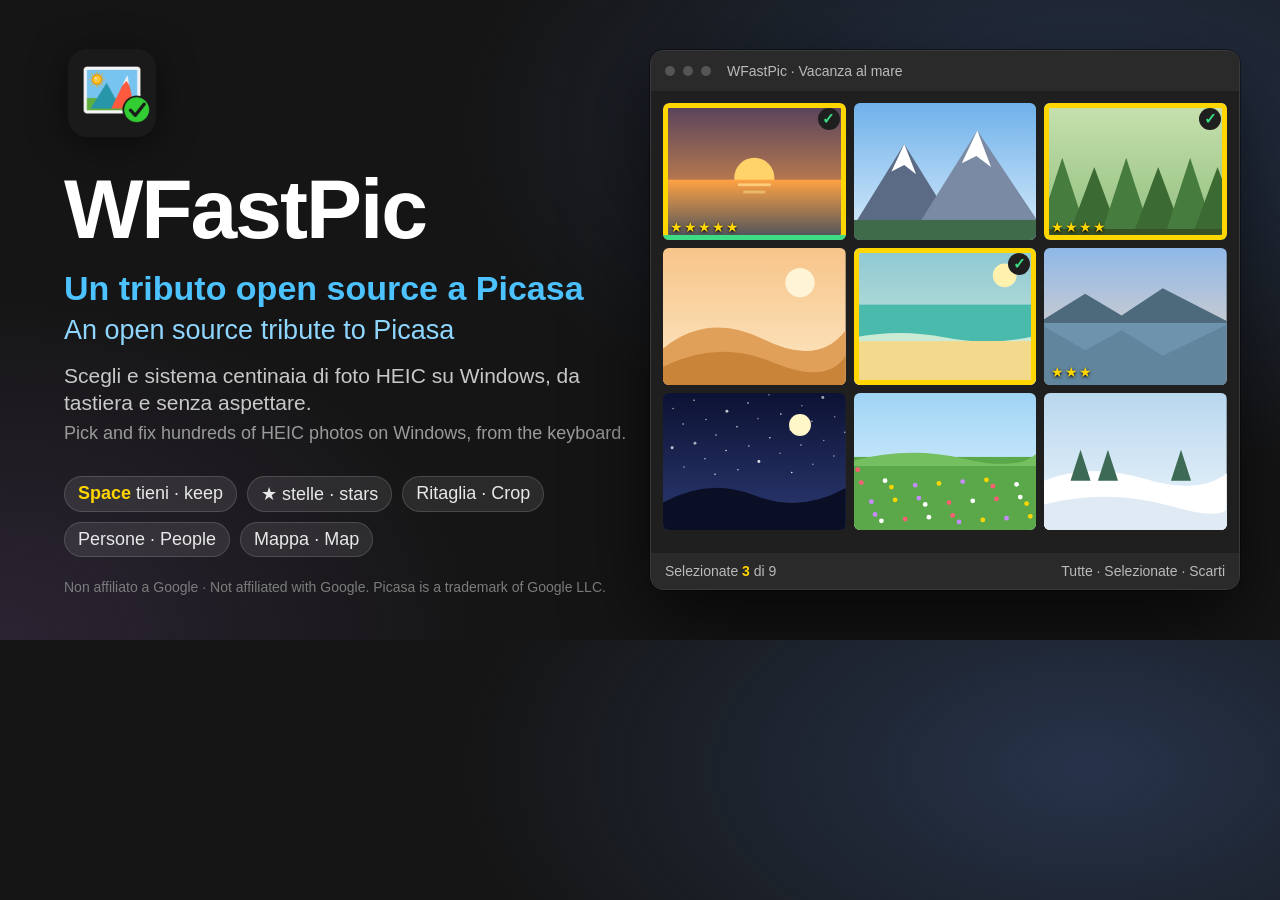
<file: assets/social-preview.html>
<!doctype html>
<!--
  Sorgente dell'immagine social preview del repository (1280x640, assets/social-preview.png).
  Le "foto" sono paesaggi stilizzati disegnati in SVG: nessuna foto reale.
  Rigenerare:  msedge --headless --screenshot=assets/social-preview.png --window-size=1280,640 --hide-scrollbars assets/social-preview.html
-->
<html lang="it">
<head>
<meta charset="utf-8">
<title>WFastPic social preview</title>
<style>
  * { box-sizing: border-box; margin: 0; padding: 0; }
  html, body { width: 1280px; height: 640px; overflow: hidden; }
  body {
    font-family: "Segoe UI Variable Display", "Segoe UI", sans-serif;
    color: #fff;
    background:
      radial-gradient(900px 500px at 85% 20%, #26334a 0%, rgba(38,51,74,0) 70%),
      radial-gradient(700px 500px at 0% 100%, #2b2433 0%, rgba(43,36,51,0) 70%),
      #151515;
    position: relative;
  }
  .testo { position: absolute; left: 64px; top: 0; bottom: 0; width: 570px; display: flex; flex-direction: column; justify-content: center; }
  .logo { width: 96px; height: 96px; margin-bottom: 26px; filter: drop-shadow(0 6px 18px rgba(0,0,0,.5)); }
  h1 { font-size: 84px; font-weight: 700; letter-spacing: -2px; line-height: 1; }
  .slogan { margin-top: 18px; font-size: 38px; font-weight: 600; line-height: 1.15; color: #4cc2ff; }
  .slogan { font-size: 34px; }
  .slogan.en { margin-top: 6px; font-size: 27px; font-weight: 500; color: #8fd6ff; }
  .sotto { margin-top: 16px; font-size: 21px; line-height: 1.3; color: #c8c8c8; }
  .sotto.en { margin-top: 6px; font-size: 18px; color: #9a9a9a; }
  .tag { margin-top: 30px; display: flex; flex-wrap: wrap; gap: 10px; }
  .tag span { font-size: 18px; padding: 6px 13px; border-radius: 999px; background: rgba(255,255,255,.09); border: 1px solid rgba(255,255,255,.14); color: #e8e8e8; }
  .tag b { color: #ffd600; font-weight: 600; }
  .nota { margin-top: 22px; font-size: 14px; color: #7c7c7c; }

  .finestra {
    position: absolute; left: 650px; top: 50px; width: 590px; height: 540px;
    border-radius: 14px; background: #1f1f1f; border: 1px solid rgba(255,255,255,.12);
    box-shadow: 0 30px 80px rgba(0,0,0,.65), 0 0 0 1px rgba(0,0,0,.4);
    overflow: hidden;
  }
  .barra { height: 40px; background: #2a2a2a; display: flex; align-items: center; padding: 0 14px; gap: 8px; font-size: 14px; color: #bbb; }
  .barra i { width: 10px; height: 10px; border-radius: 50%; background: #555; display: inline-block; }
  .barra .t { margin-left: 8px; }
  .griglia { padding: 12px; display: grid; grid-template-columns: repeat(3, 1fr); gap: 8px; }
  .cella { position: relative; aspect-ratio: 4 / 3; border-radius: 6px; overflow: hidden; background: #2a2a2a; }
  .cella svg { width: 100%; height: 100%; display: block; }
  .cella.sel::after { content: ""; position: absolute; inset: 0; border: 5px solid #ffd600; border-radius: 6px; background: rgba(255,214,0,.13); }
  .cella .ok { position: absolute; right: 6px; top: 5px; z-index: 2; width: 22px; height: 22px; border-radius: 50%; background: #1f1f1f; color: #3ddc84; font-size: 15px; font-weight: 700; display: flex; align-items: center; justify-content: center; }
  .cella .stelle { position: absolute; left: 7px; bottom: 5px; z-index: 2; font-size: 14px; color: #ffd600; text-shadow: 0 1px 3px #000; letter-spacing: 1px; }
  .cella .corr { position: absolute; left: 0; right: 0; bottom: 0; height: 5px; background: #3ddc84; z-index: 2; }
  .stato { position: absolute; left: 0; right: 0; bottom: 0; height: 36px; background: #2a2a2a; display: flex; align-items: center; padding: 0 14px; font-size: 14px; color: #bbb; justify-content: space-between; }
  .stato b { color: #ffd600; font-weight: 600; }
</style>
</head>
<body>
  <div class="testo">
    <img class="logo" src="icon-256.png" alt="">
    <h1>WFastPic</h1>
    <div class="slogan">Un tributo open source a Picasa</div>
    <div class="slogan en">An open source tribute to Picasa</div>
    <div class="sotto">Scegli e sistema centinaia di foto HEIC su Windows, da tastiera e senza aspettare.</div>
    <div class="sotto en">Pick and fix hundreds of HEIC photos on Windows, from the keyboard.</div>
    <div class="tag"><span><b>Space</b> tieni · keep</span><span>★ stelle · stars</span><span>Ritaglia · Crop</span><span>Persone · People</span><span>Mappa · Map</span></div>
    <div class="nota">Non affiliato a Google · Not affiliated with Google. Picasa is a trademark of Google LLC.</div>
  </div>

  <div class="finestra">
    <div class="barra"><i></i><i></i><i></i><span class="t">WFastPic · Vacanza al mare</span></div>
    <div class="griglia" id="griglia"></div>
    <div class="stato"><span>Selezionate <b>3</b> di 9</span><span>Tutte · Selezionate · Scarti</span></div>
  </div>

<script>
  // Paesaggi stilizzati (cielo, sole, colline, mare...): segnaposto generici al posto delle foto.
  const S = (corpo) => `<svg viewBox="0 0 200 150" preserveAspectRatio="xMidYMid slice" xmlns="http://www.w3.org/2000/svg">${corpo}</svg>`;
  const grad = (id, a, b) => `<linearGradient id="${id}" x1="0" y1="0" x2="0" y2="1"><stop offset="0" stop-color="${a}"/><stop offset="1" stop-color="${b}"/></linearGradient>`;

  const scene = [
    // 0 tramonto sul mare
    S(`<defs>${grad('a0','#3b2a6b','#ff9a4d')}${grad('m0','#ff9a4d','#2a3b6b')}</defs>
       <rect width="200" height="150" fill="url(#a0)"/><circle cx="100" cy="82" r="22" fill="#ffd27a"/>
       <rect y="84" width="200" height="66" fill="url(#m0)"/><rect x="82" y="88" width="36" height="3" fill="#ffe3a8" opacity=".7"/>
       <rect x="88" y="96" width="24" height="3" fill="#ffe3a8" opacity=".5"/>`),
    // 1 montagne innevate
    S(`<defs>${grad('a1','#6fb1ea','#d8ecfb')}</defs><rect width="200" height="150" fill="url(#a1)"/>
       <polygon points="-10,150 55,45 120,150" fill="#5b6b86"/><polygon points="55,45 41,75 55,68 68,78" fill="#fff"/>
       <polygon points="60,150 135,30 215,150" fill="#7a8aa5"/><polygon points="135,30 118,66 134,58 150,70" fill="#fff"/>
       <rect y="128" width="200" height="22" fill="#3f6b4a"/>`),
    // 2 bosco di pini
    S(`<defs>${grad('a2','#bfe3c8','#7fb98f')}</defs><rect width="200" height="150" fill="url(#a2)"/>
       ${[20,55,90,125,160,190].map((x,i)=>`<polygon points="${x},${60+i%2*10} ${x-26},${140} ${x+26},${140}" fill="${i%2?'#1f5a3a':'#2b6e47'}"/>`).join('')}
       <rect y="138" width="200" height="12" fill="#1a3d2a"/>`),
    // 3 dune del deserto
    S(`<defs>${grad('a3','#f7c58a','#fde7c3')}</defs><rect width="200" height="150" fill="url(#a3)"/><circle cx="150" cy="38" r="16" fill="#fff4d6"/>
       <path d="M0 110 Q50 70 110 100 T200 90 V150 H0Z" fill="#e0a05a"/><path d="M0 130 Q60 100 120 125 T200 118 V150 H0Z" fill="#c9843a"/>`),
    // 4 spiaggia
    S(`<defs>${grad('a4','#7cc6f2','#cdeefc')}</defs><rect width="200" height="150" fill="url(#a4)"/>
       <rect y="62" width="200" height="40" fill="#2fb5c6"/><path d="M0 98 Q50 88 100 98 T200 96 V104 H0Z" fill="#e9fbff" opacity=".8"/>
       <rect y="102" width="200" height="48" fill="#f1d9a0"/><circle cx="165" cy="30" r="13" fill="#fff6c9"/>`),
    // 5 lago con riflessi
    S(`<defs>${grad('a5','#8fb8e8','#f3d9c0')}</defs><rect width="200" height="150" fill="url(#a5)"/>
       <path d="M0 78 L45 50 L85 74 L130 44 L200 80 V84 H0Z" fill="#4c6a7c"/>
       <rect y="82" width="200" height="68" fill="#6d93ad"/><path d="M0 86 L45 112 L85 90 L130 118 L200 84 V150 H0Z" fill="#4c6a7c" opacity=".35"/>`),
    // 6 cielo stellato
    S(`<defs>${grad('a6','#0c1233','#2c3a73')}</defs><rect width="200" height="150" fill="url(#a6)"/>
       ${Array.from({length:34},(_,i)=>`<circle cx="${(i*47)%200}" cy="${(i*29)%90}" r="${i%5?0.9:1.6}" fill="#fff" opacity="${0.5+(i%4)*0.12}"/>`).join('')}
       <circle cx="150" cy="35" r="12" fill="#fff6c9"/><path d="M0 120 Q50 92 100 112 T200 104 V150 H0Z" fill="#0a0f26"/>`),
    // 7 prato fiorito
    S(`<defs>${grad('a7','#9fd4f5','#e6f6ff')}</defs><rect width="200" height="150" fill="url(#a7)"/>
       <rect y="70" width="200" height="80" fill="#5aa84a"/><path d="M0 74 Q60 58 120 72 T200 66 V80 H0Z" fill="#74bf5f"/>
       ${Array.from({length:28},(_,i)=>`<circle cx="${(i*37)%196+4}" cy="${84+(i*19)%58}" r="2.6" fill="${['#ff5d73','#ffd600','#fff','#c58bff'][i%4]}"/>`).join('')}`),
    // 8 campo innevato
    S(`<defs>${grad('a8','#b9d7ee','#eef6fc')}</defs><rect width="200" height="150" fill="url(#a8)"/>
       <path d="M0 96 Q50 76 110 94 T200 88 V150 H0Z" fill="#fff"/><path d="M0 122 Q70 104 140 124 T200 116 V150 H0Z" fill="#dfeaf4"/>
       ${[40,70,150].map(x=>`<polygon points="${x},62 ${x-11},96 ${x+11},96" fill="#3d6a55"/>`).join('')}`),
  ];

  // Cosa mostra ogni cella: selezionata, stelle, "corrente" (barra verde).
  const decori = [
    {sel:true, stelle:'★★★★★', corr:true}, {}, {sel:true, stelle:'★★★★'},
    {}, {sel:true}, {stelle:'★★★'},
    {}, {}, {},
  ];
  const g = document.getElementById('griglia');
  scene.forEach((svg, i) => {
    const d = decori[i];
    g.insertAdjacentHTML('beforeend',
      `<div class="cella ${d.sel ? 'sel' : ''}">${svg}${d.sel ? '<div class="ok">✓</div>' : ''}${d.stelle ? `<div class="stelle">${d.stelle}</div>` : ''}${d.corr ? '<div class="corr"></div>' : ''}</div>`);
  });
</script>
</body>
</html>
</file>
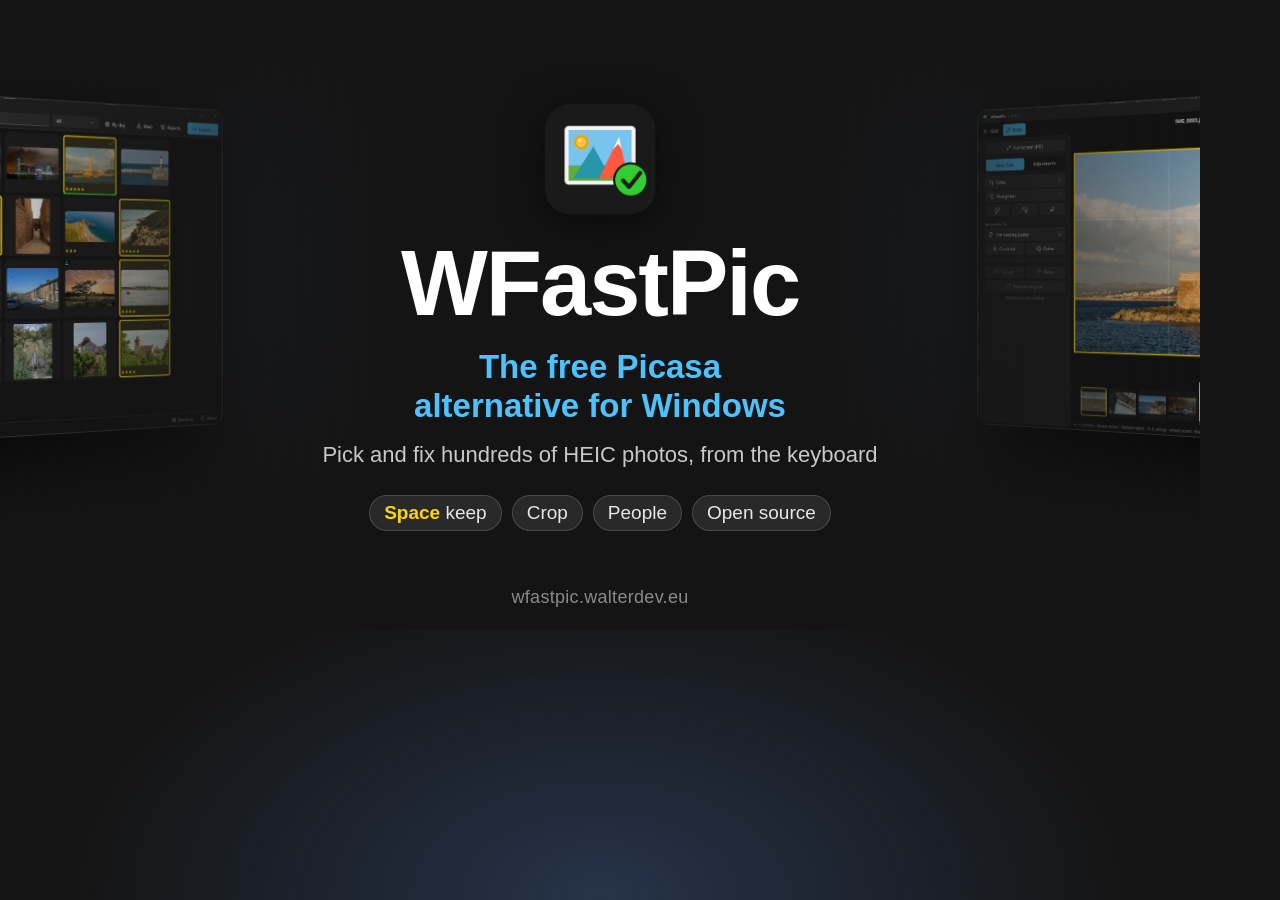
<file: sorgenti/anteprima-social.html>
<!doctype html>
<!--
  Sorgente delle anteprime per WhatsApp, Telegram, Facebook, LinkedIn (og:image), 1200x630.
  Logo, nome e slogan stanno nel quadrato centrale (x 285-915): WhatsApp, nell'anteprima piccola,
  ritaglia proprio quel quadrato. ?lang=it oppure ?lang=en.
  Rigenerare (da questa cartella), poi convertire i PNG in JPEG in img/:
    msedge --headless --hide-scrollbars --window-size=1200,630 --screenshot=anteprima-it.png "file:///.../sorgenti/anteprima-social.html?lang=it"
    msedge --headless --hide-scrollbars --window-size=1200,630 --screenshot=anteprima-en.png "file:///.../sorgenti/anteprima-social.html?lang=en"
-->
<html>
<head>
<meta charset="utf-8">
<style>
  * { box-sizing: border-box; margin: 0; padding: 0; }
  html, body { width: 1200px; height: 630px; overflow: hidden; }
  body {
    font-family: "Segoe UI Variable Display", "Segoe UI", sans-serif;
    color: #fff;
    background:
      radial-gradient(700px 420px at 50% 42%, #26334a 0%, rgba(38, 51, 74, 0) 75%),
      #141414;
    position: relative;
  }
  .foto {
    position: absolute; top: 95px; width: 560px; height: 344px;
    border-radius: 12px; overflow: hidden;
    border: 1px solid rgba(255, 255, 255, .14);
    box-shadow: 0 30px 70px rgba(0, 0, 0, .7);
    opacity: .8;
  }
  .foto img { width: 100%; height: 100%; object-fit: cover; object-position: left top; display: block; }
  .sinistra { left: -300px; transform: perspective(900px) rotateY(18deg); }
  .destra { right: -300px; transform: perspective(900px) rotateY(-18deg); }
  .destra img { object-position: right top; }
  /* Sfuma le schermate verso il centro, così il testo resta leggibile. */
  .velo {
    position: absolute; inset: 0;
    background: linear-gradient(90deg, rgba(20,20,20,0) 0%, rgba(20,20,20,.8) 25%, #141414 33%, #141414 67%, rgba(20,20,20,.8) 75%, rgba(20,20,20,0) 100%);
  }
  .centro {
    position: absolute; left: 300px; width: 600px; top: 0; bottom: 0;
    display: flex; flex-direction: column; align-items: center; justify-content: center;
    text-align: center;
  }
  .logo { width: 120px; height: 120px; margin-bottom: 18px; filter: drop-shadow(0 8px 22px rgba(0,0,0,.6)); }
  h1 { font-size: 92px; font-weight: 700; letter-spacing: -2px; line-height: 1; }
  .slogan { margin-top: 18px; font-size: 33px; font-weight: 600; line-height: 1.2; color: #4cc2ff; text-wrap: balance; }
  .sotto { margin-top: 14px; font-size: 22px; line-height: 1.35; color: #c8c8c8; }
  .tag { margin-top: 26px; display: flex; gap: 10px; justify-content: center; }
  .tag span { font-size: 19px; padding: 6px 14px; border-radius: 999px; background: rgba(255,255,255,.09); border: 1px solid rgba(255,255,255,.15); color: #e8e8e8; }
  .tag b { color: #ffd600; font-weight: 600; }
  .sito { position: absolute; bottom: 22px; left: 0; right: 0; text-align: center; font-size: 18px; color: #8a8a8a; letter-spacing: .3px; }
</style>
</head>
<body>
  <div class="foto sinistra"><img id="griglia" alt=""></div>
  <div class="foto destra"><img id="editor" alt=""></div>
  <div class="velo"></div>
  <div class="centro">
    <img class="logo" src="../img/icon-512.png" alt="">
    <h1>WFastPic</h1>
    <p class="slogan" id="slogan"></p>
    <p class="sotto" id="sotto"></p>
    <div class="tag" id="tag"></div>
  </div>
  <p class="sito">wfastpic.walterdev.eu</p>
<script>
  const it = new URLSearchParams(location.search).get('lang') === 'it';
  const t = it ? {
    slogan: "L'alternativa gratuita a Picasa per Windows",
    sotto: 'Scegli e sistema centinaia di foto HEIC, da tastiera',
    tag: ['<b>Spazio</b> tieni', 'Ritaglia', 'Persone', 'Open source']
  } : {
    slogan: 'The free Picasa alternative for Windows',
    sotto: 'Pick and fix hundreds of HEIC photos, from the keyboard',
    tag: ['<b>Space</b> keep', 'Crop', 'People', 'Open source']
  };
  const l = it ? 'it' : 'en';
  document.documentElement.lang = l;
  document.getElementById('griglia').src = `../img/screenshot-${l}-griglia.jpg`;
  document.getElementById('editor').src = `../img/screenshot-${l}-editor.jpg`;
  document.getElementById('slogan').textContent = t.slogan;
  document.getElementById('sotto').textContent = t.sotto;
  document.getElementById('tag').innerHTML = t.tag.map(x => `<span>${x}</span>`).join('');
</script>
</body>
</html>
</file>
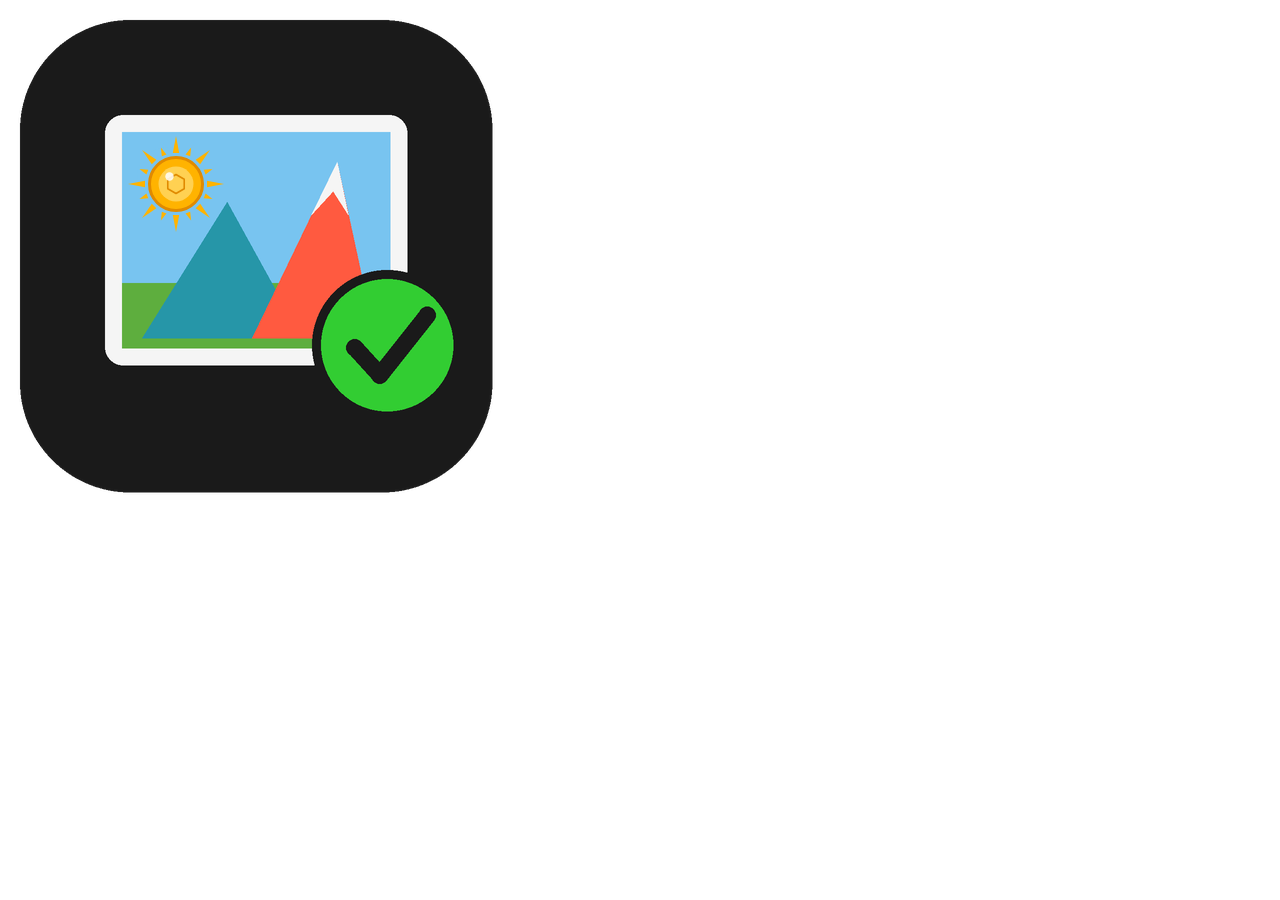
<file: assets/sorgenti/icone.html>
<!doctype html>
<!--
  Generatore dell'icona e del logo di WFastPic (vedi genera-icone.ps1).
  Parte dalle immagini "base" (icona-base.png, logo-base.png: dopo la prima versione dell'icona, con il
  vecchio sole tondo) e vi disegna sopra il sole-obiettivo: cielo piatto #78C4F0 a coprire il vecchio sole,
  poi un disco con anello e diaframma esagonale, circondato da raggi come le lamelle di un obiettivo.
  Parametri: ?m=icona&s=256 (icona quadrata di lato s px)  oppure  ?m=logo (1600x480).
-->
<html>
<head>
<meta charset="utf-8">
<style>
  html, body { margin: 0; background: transparent; overflow: hidden; }
  #tela { position: relative; transform-origin: 0 0; }
  #tela > * { position: absolute; left: 0; top: 0; }
</style>
</head>
<body>
<div id="tela"></div>
<script>
  const q = new URLSearchParams(location.search);
  const modo = q.get('m') || 'icona';
  const lato = +(q.get('s') || 512);

  // --- il sole-obiettivo, in coordinate dell'icona 512x512 ---
  const SOLE = { cx: 176, cy: 184 };
  function raggi() {
    let s = '';
    for (let i = 0; i < 16; i++) {
      const lungo = i % 2 === 0;
      const a = (i * 22.5) * Math.PI / 180;
      const r1 = 31, r2 = lungo ? 48 : 39.5, w = lungo ? 6.4 : 5;
      const ux = Math.sin(a), uy = -Math.cos(a);        // direzione del raggio
      const px = -uy, py = ux;                          // perpendicolare
      const p = (r, d) => `${(ux * r + px * d).toFixed(2)},${(uy * r + py * d).toFixed(2)}`;
      s += `<polygon points="${p(r1, -w / 2)} ${p(r2, 0)} ${p(r1, w / 2)}" fill="#FFB300"/>`;
    }
    return s;
  }
  function esagono(r) {
    return Array.from({ length: 6 }, (_, i) => {
      const a = (i * 60 + 30) * Math.PI / 180;
      return `${(Math.cos(a) * r).toFixed(2)},${(Math.sin(a) * r).toFixed(2)}`;
    }).join(' ');
  }
  const disegnoSole = `
    <circle cx="167" cy="177" r="30" fill="#78C4F0"/>
    <g transform="translate(${SOLE.cx} ${SOLE.cy})">
      ${raggi()}
      <circle r="26.5" fill="#FFB300" stroke="#E08A00" stroke-width="3"/>
      <circle r="17.5" fill="#FFD152"/>
      <polygon points="${esagono(9.5)}" fill="none" stroke="#E08A00" stroke-width="1.6" stroke-linejoin="round"/>
      <circle cx="-6.5" cy="-7.5" r="4.2" fill="#fff" opacity=".85"/>
    </g>`;

  const tela = document.getElementById('tela');
  if (modo === 'logo') {
    // Nel logo l'icona occupa x 76..465, y 45..435; nell'icona 512 il quadrato scuro va da 20 a 492.
    const k = 389.5 / 472, tx = 76 - 20 * k, ty = 45 - 20 * k;
    tela.style.width = '1600px'; tela.style.height = '480px';
    tela.innerHTML = `<img src="logo-base.png" width="1600" height="480">
      <svg width="1600" height="480" viewBox="0 0 1600 480"><g transform="translate(${tx} ${ty}) scale(${k})">${disegnoSole}</g></svg>`;
  } else {
    tela.style.width = '512px'; tela.style.height = '512px';
    tela.style.transform = `scale(${lato / 512})`;
    tela.innerHTML = `<img src="icona-base.png" width="512" height="512">
      <svg width="512" height="512" viewBox="0 0 512 512">${disegnoSole}</svg>`;
  }
</script>
</body>
</html>
</file>
